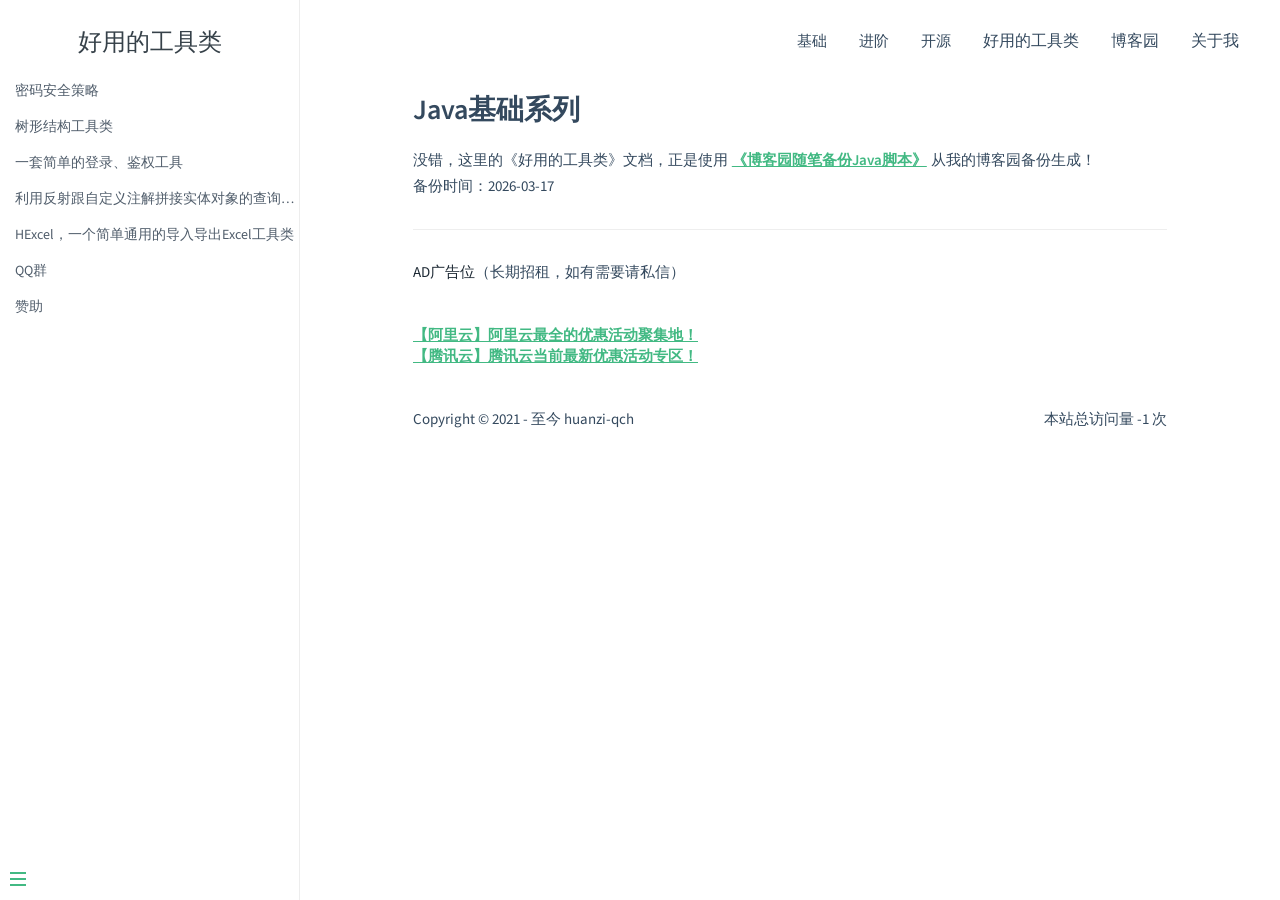
<file: good-utils/index.html>
<!--
  docsify 一个神奇的文档网站生成器
  官网：https://docsify.js.org
-->
<!DOCTYPE html>
<html lang="en">
<head>
  <meta charset="UTF-8">
  <title>SpringCloud系列</title>
  <meta http-equiv="X-UA-Compatible" content="IE=edge,chrome=1" />
  <meta name="description" content="Description">
  <meta name="viewport" content="width=device-width, initial-scale=1.0, minimum-scale=1.0">
  <meta http-equiv="cache-control" content="no-cache, no-store, must-revalidate"/>
  <meta http-equiv="pragma" content="no-cache"/>
  <meta http-equiv="expires" content="0"/>
  <meta name="referrer" content="no-referrer">
  <meta name="referrer" content="never">

  <!-- 引入脚本 -->
    <link rel="stylesheet" href="../file-server/files/docsify/mydocsify.css?v=1.0">
</head>
<body>
<div id="app"></div>

<!-- 引入脚本 -->
  <script src="../file-server/files/docsify/mydocsify.js?v=1.2"></script>
  <script>
    (function (){
      window.$docsify.name = '好用的工具类';
      window.$docsify.coverpage = false;
      window.$docsify.notFoundPage = '404.md';
    })();
  </script>
</body>
</html>
</file>
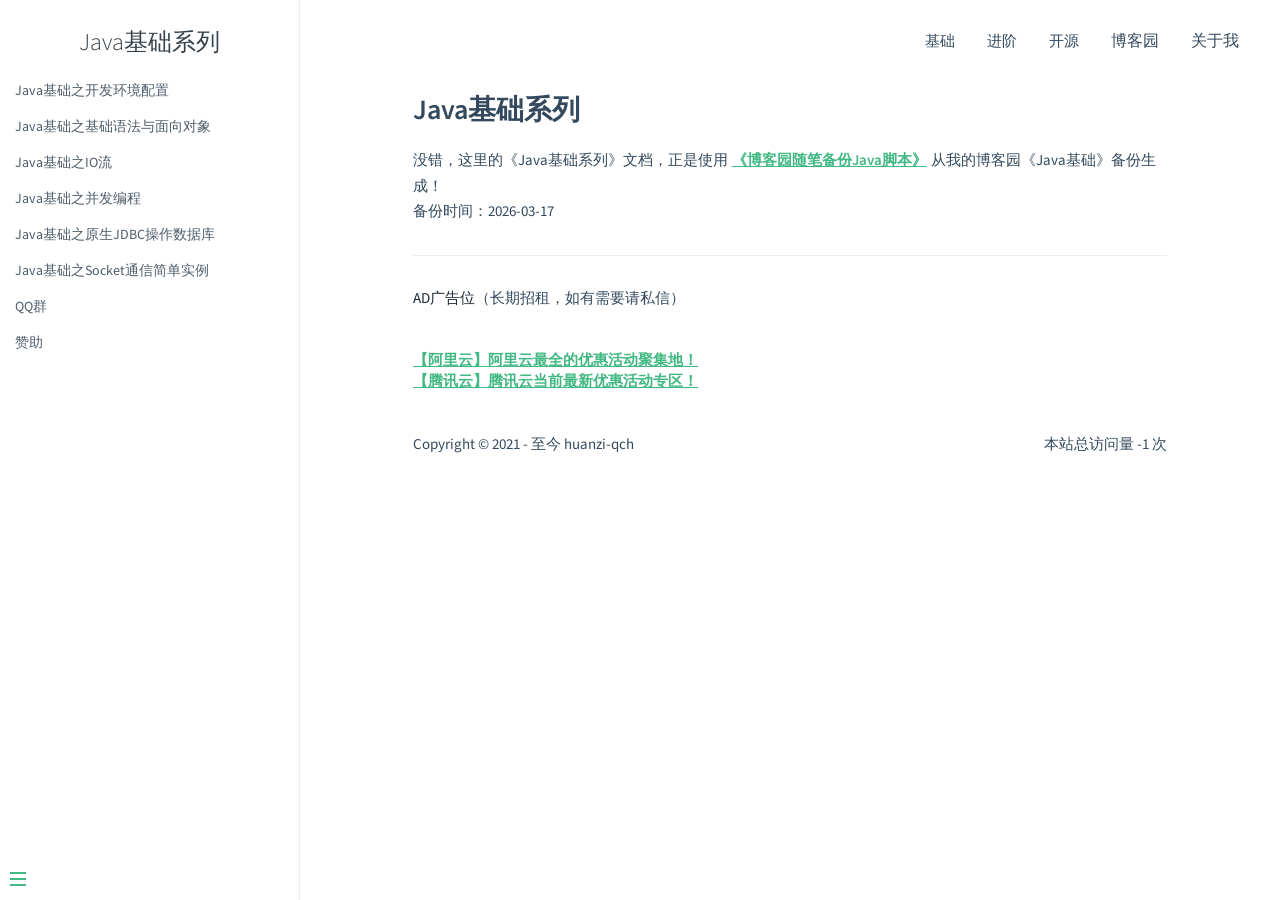
<file: java-basics/index.html>
<!--
  docsify 一个神奇的文档网站生成器
  官网：https://docsify.js.org
-->
<!DOCTYPE html>
<html lang="en">
<head>
  <meta charset="UTF-8">
  <title>SpringCloud系列</title>
  <meta http-equiv="X-UA-Compatible" content="IE=edge,chrome=1" />
  <meta name="description" content="Description">
  <meta name="viewport" content="width=device-width, initial-scale=1.0, minimum-scale=1.0">
  <meta http-equiv="cache-control" content="no-cache, no-store, must-revalidate"/>
  <meta http-equiv="pragma" content="no-cache"/>
  <meta http-equiv="expires" content="0"/>
  <meta name="referrer" content="no-referrer">
  <meta name="referrer" content="never">

  <!-- 引入脚本 -->
    <link rel="stylesheet" href="../file-server/files/docsify/mydocsify.css?v=1.0">
</head>
<body>
<div id="app"></div>

<!-- 引入脚本 -->
  <script src="../file-server/files/docsify/mydocsify.js?v=1.2"></script>
  <script>
    (function (){
      window.$docsify.name = 'Java基础系列';
      window.$docsify.coverpage = false;
      window.$docsify.notFoundPage = '404.md';
    })();
  </script>
</body>
</html>
</file>
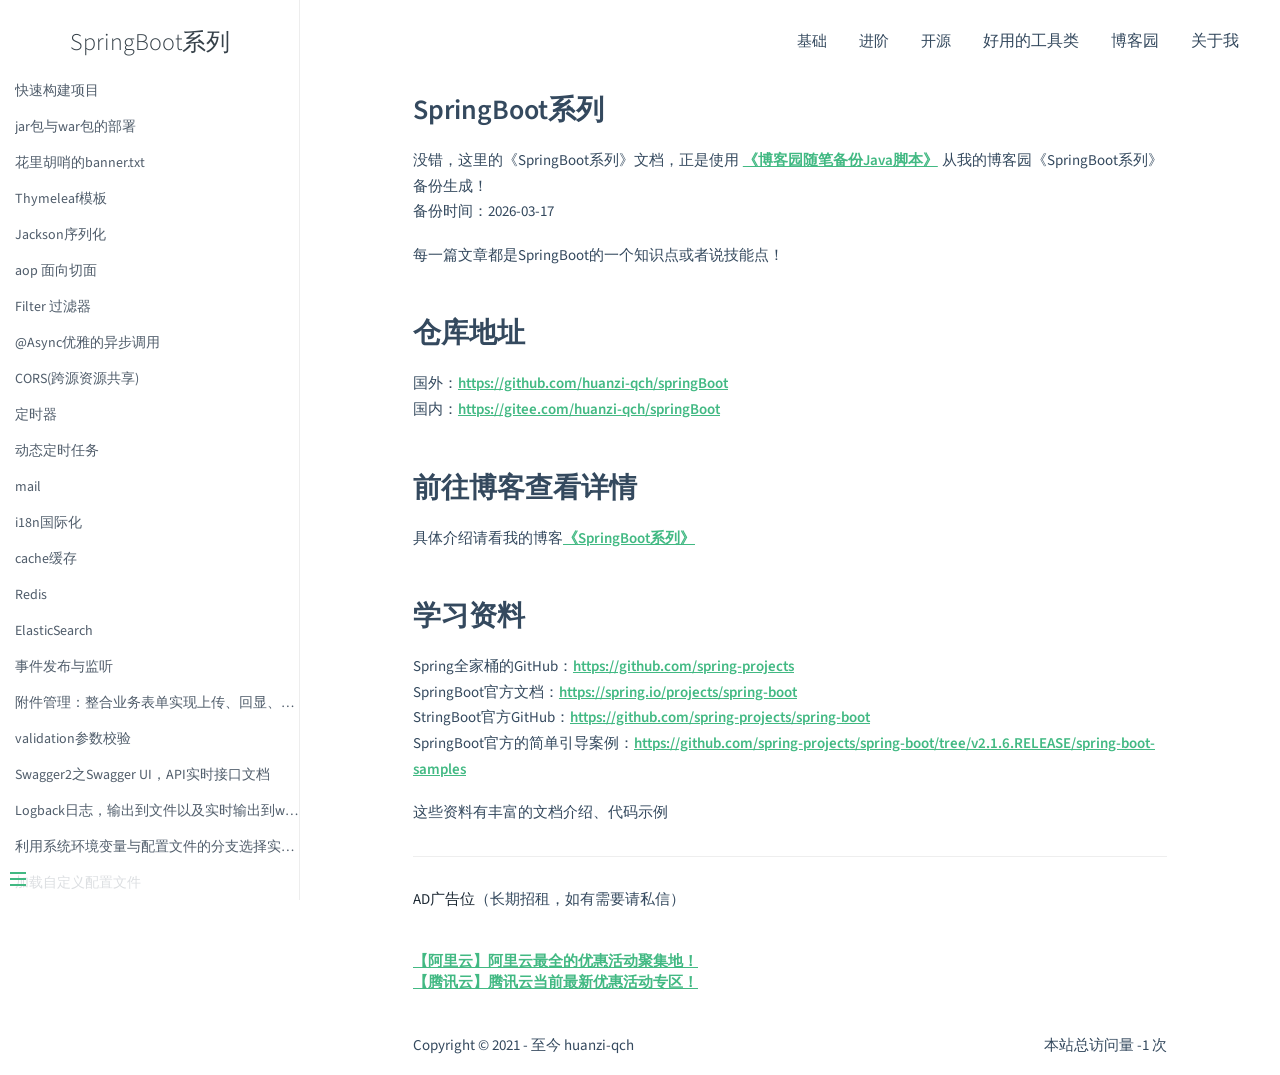
<file: spring-boot/index.html>
<!--
  docsify 一个神奇的文档网站生成器
  官网：https://docsify.js.org
-->
<!DOCTYPE html>
<html lang="en">
<head>
  <meta charset="UTF-8">
  <title>SpringBoot系列</title>
  <meta http-equiv="X-UA-Compatible" content="IE=edge,chrome=1" />
  <meta name="description" content="Description">
  <meta name="viewport" content="width=device-width, initial-scale=1.0, minimum-scale=1.0">
  <meta http-equiv="cache-control" content="no-cache, no-store, must-revalidate"/>
  <meta http-equiv="pragma" content="no-cache"/>
  <meta http-equiv="expires" content="0"/>
  <meta name="referrer" content="no-referrer">
  <meta name="referrer" content="never">

  <!-- 引入脚本 -->
    <link rel="stylesheet" href="../file-server/files/docsify/mydocsify.css?v=1.0">
</head>
<body>
<div id="app"></div>

<!-- 引入脚本 -->
  <script src="../file-server/files/docsify/mydocsify.js?v=1.2"></script>
  <script>
    (function (){
      window.$docsify.name = 'SpringBoot系列';
      window.$docsify.coverpage = false;
      window.$docsify.notFoundPage = '404.md';
    })();
  </script>
</body>
</html>
</file>
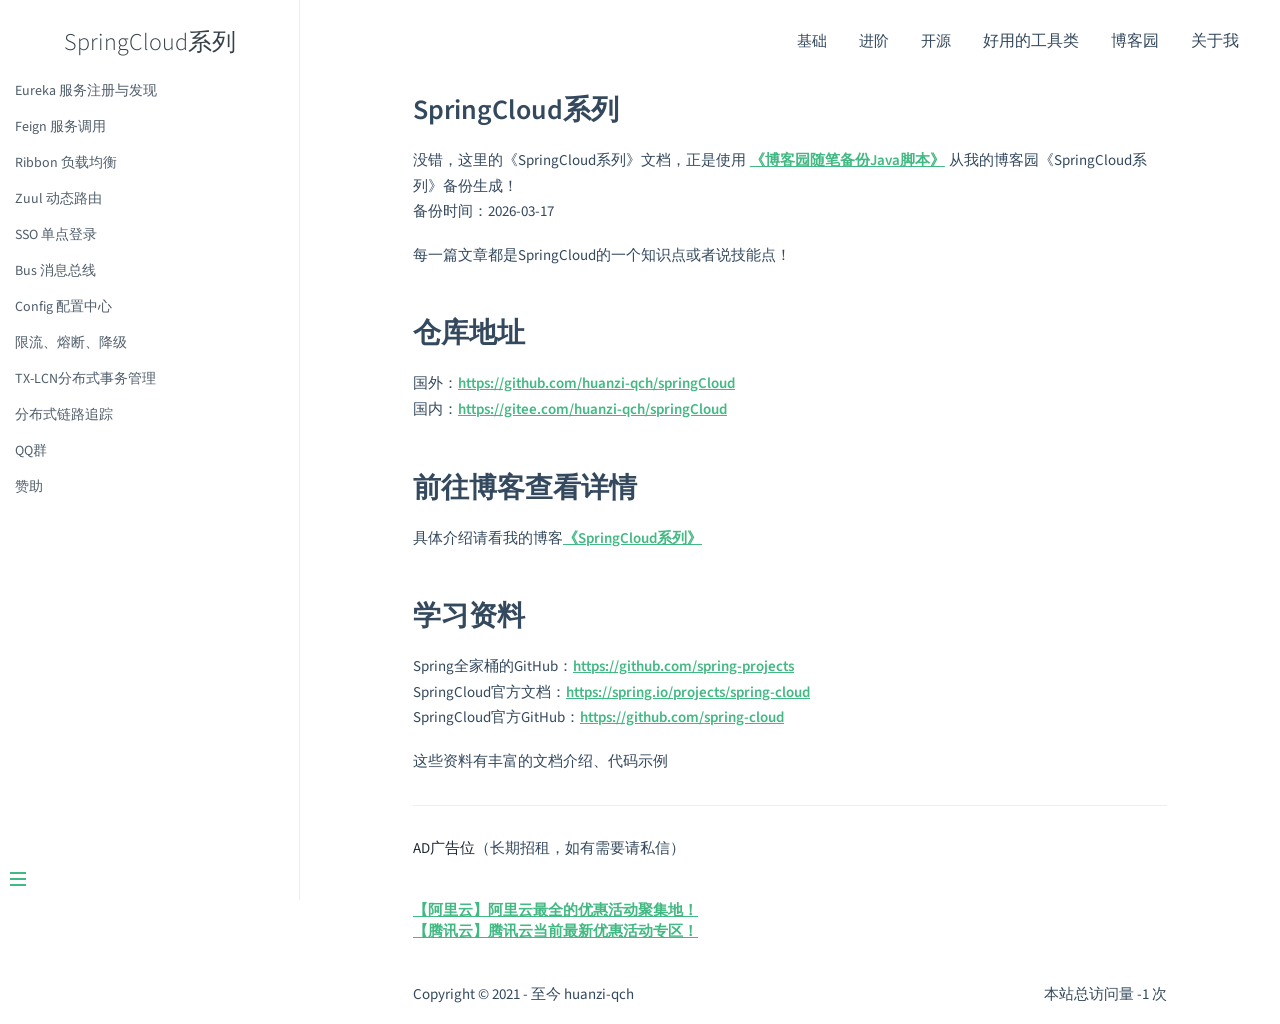
<file: spring-cloud/index.html>
<!--
  docsify 一个神奇的文档网站生成器
  官网：https://docsify.js.org
-->
<!DOCTYPE html>
<html lang="en">
<head>
  <meta charset="UTF-8">
  <title>SpringCloud系列</title>
  <meta http-equiv="X-UA-Compatible" content="IE=edge,chrome=1" />
  <meta name="description" content="Description">
  <meta name="viewport" content="width=device-width, initial-scale=1.0, minimum-scale=1.0">
  <meta http-equiv="cache-control" content="no-cache, no-store, must-revalidate"/>
  <meta http-equiv="pragma" content="no-cache"/>
  <meta http-equiv="expires" content="0"/>
  <meta name="referrer" content="no-referrer">
  <meta name="referrer" content="never">

  <!-- 引入脚本 -->
    <link rel="stylesheet" href="../file-server/files/docsify/mydocsify.css?v=1.0">
</head>
<body>
<div id="app"></div>

<!-- 引入脚本 -->
  <script src="../file-server/files/docsify/mydocsify.js?v=1.2"></script>
  <script>
    (function (){
      window.$docsify.name = 'SpringCloud系列';
      window.$docsify.coverpage = false;
      window.$docsify.notFoundPage = '404.md';
    })();
  </script>
</body>
</html>
</file>
<file: file-server/files/docsify/mydocsify.css>
/* 侧边栏 */
.sidebar{
    padding: 25px 0 0 !important;
}

/* 自定义右侧目录 */
.catalogue{
    display: block;
    overflow: hidden;
    position: fixed;
    right: 15px;
    top: 100px;
    padding: 30px 35px 10px 15px;
    background: white;
    color: rgb(102, 102, 102);
    border: 1px solid rgb(221, 221, 221);
    border-radius: 4px;
    line-height: 42px;
    font-size: 16px;
    text-align: center;
    box-shadow: rgb(238 238 238) 0px 0px 6px;
}
.catalogue-close{
    position: absolute;
    right: 12px;
    top: 10px;
    cursor: pointer;
    line-height: 15px;
}
.catalogue-h2{
    display: block;
    text-decoration: none;
    color: #505d6b;
    margin-left: 0px;
    font-size: 14px;
    line-height: 25px;
    text-align: left;
}
.catalogue-h3{
    display: block;
    text-decoration: none;
    color: #505d6b;
    margin-left: 20px;
    font-size: 14px;
    line-height: 25px;
    text-align: left;
}

/* 首页按钮 */
section.cover .cover-main > p:last-child a {
    border-radius: 0.5rem !important;
}
</file>
